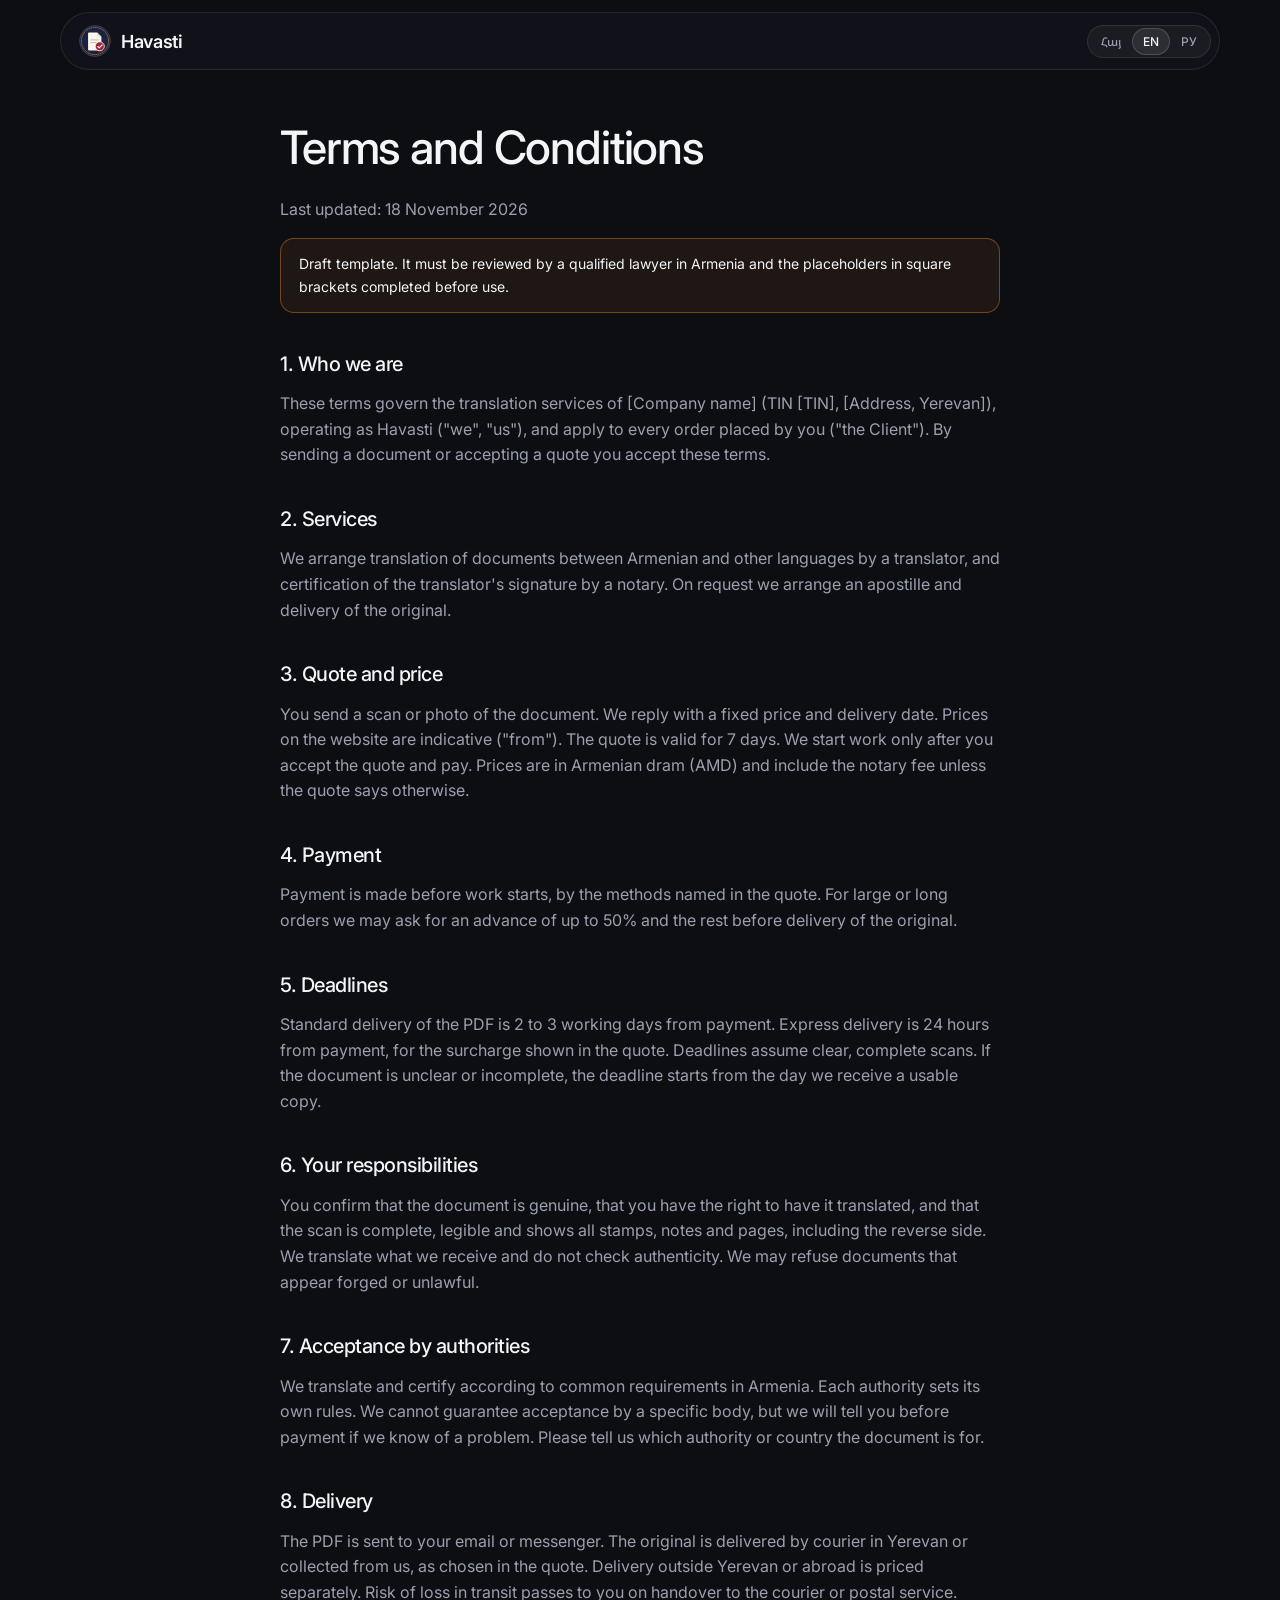
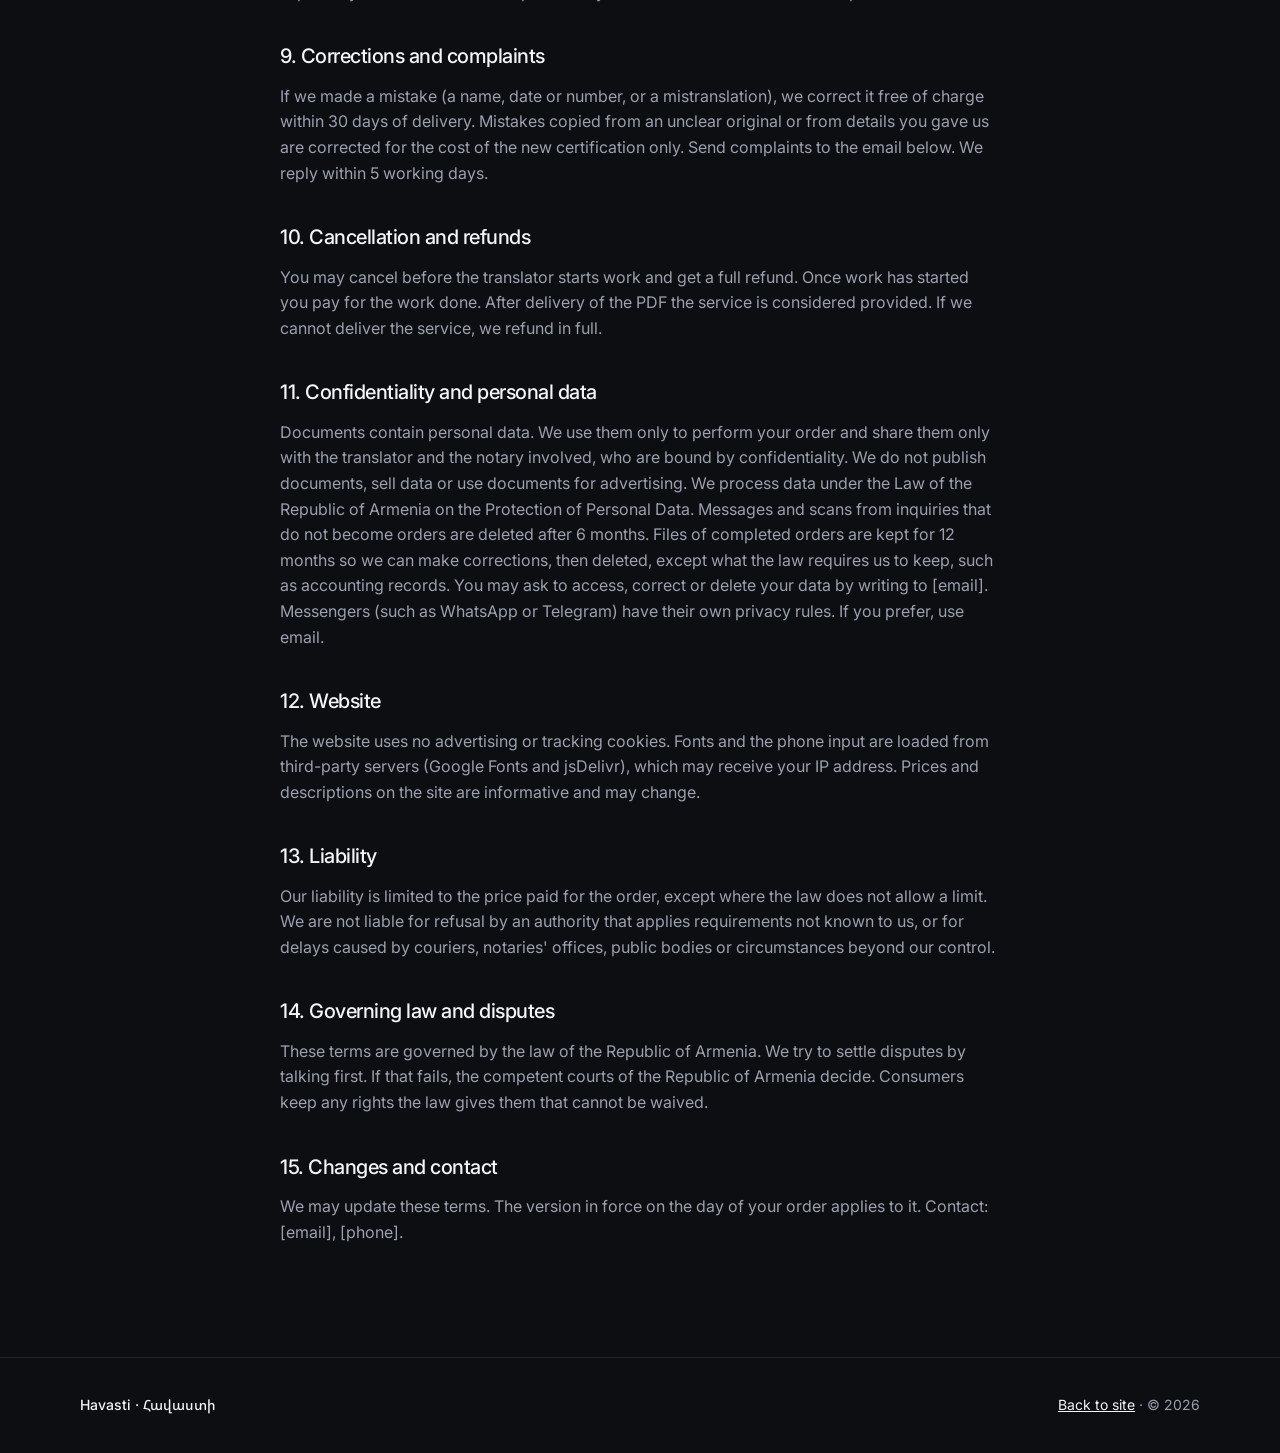
<file: terms.html>
<!doctype html>
<html lang="hy">
<head>
<meta charset="utf-8">
<meta name="viewport" content="width=device-width,initial-scale=1">
<title>Terms and privacy · Havasti</title>
<meta name="robots" content="index,follow">
<link rel="icon" href="assets/favicon.svg" type="image/svg+xml">
<link href="https://fonts.googleapis.com/css2?family=Inter:wght@400;500;600&family=Noto+Sans+Armenian:wght@400;500;600&family=Noto+Serif+Armenian:wght@600;700&family=Source+Serif+4:wght@600;700&display=swap" rel="stylesheet">
<link rel="stylesheet" href="style.css?v=202611182113">
<link rel="stylesheet" href="ux.css?v=202611182113">
</head>
<body>
<div class="tri"></div>
<header><div class="wrap nav">
  <a class="brand" href="index.html"><img src="assets/mark.svg" alt=""><span>Havasti</span></a>
  <div class="lang" style="margin-left:auto" role="group" aria-label="Language">
    <button data-lang="hy">Հայ</button><button data-lang="en">EN</button><button data-lang="ru">РУ</button>
  </div>
</div></header>
<main class="doc" id="doc"></main>
<footer><div class="wrap"><div><strong>Havasti · Հավաստի</strong></div><div><a href="index.html" id="back"></a> · © 2026</div></div></footer>
<script>
const P = {company: '[Company name]', tin: '[TIN]', addr: '[Address, Yerevan]', email: '[email]', phone: '[phone]'};
const D = {
en: {
  back: 'Back to site', title: 'Terms and Conditions', upd: 'Last updated: 18 November 2026',
  note: 'Draft template. It must be reviewed by a qualified lawyer in Armenia and the placeholders in square brackets completed before use.',
  s: [
  ['1. Who we are', `These terms govern the translation services of ${P.company} (TIN ${P.tin}, ${P.addr}), operating as Havasti ("we", "us"), and apply to every order placed by you ("the Client"). By sending a document or accepting a quote you accept these terms.`],
  ['2. Services', 'We arrange translation of documents between Armenian and other languages by a translator, and certification of the translator\'s signature by a notary. On request we arrange an apostille and delivery of the original.'],
  ['3. Quote and price', 'You send a scan or photo of the document. We reply with a fixed price and delivery date. Prices on the website are indicative ("from"). The quote is valid for 7 days. We start work only after you accept the quote and pay. Prices are in Armenian dram (AMD) and include the notary fee unless the quote says otherwise.'],
  ['4. Payment', 'Payment is made before work starts, by the methods named in the quote. For large or long orders we may ask for an advance of up to 50% and the rest before delivery of the original.'],
  ['5. Deadlines', 'Standard delivery of the PDF is 2 to 3 working days from payment. Express delivery is 24 hours from payment, for the surcharge shown in the quote. Deadlines assume clear, complete scans. If the document is unclear or incomplete, the deadline starts from the day we receive a usable copy.'],
  ['6. Your responsibilities', 'You confirm that the document is genuine, that you have the right to have it translated, and that the scan is complete, legible and shows all stamps, notes and pages, including the reverse side. We translate what we receive and do not check authenticity. We may refuse documents that appear forged or unlawful.'],
  ['7. Acceptance by authorities', 'We translate and certify according to common requirements in Armenia. Each authority sets its own rules. We cannot guarantee acceptance by a specific body, but we will tell you before payment if we know of a problem. Please tell us which authority or country the document is for.'],
  ['8. Delivery', 'The PDF is sent to your email or messenger. The original is delivered by courier in Yerevan or collected from us, as chosen in the quote. Delivery outside Yerevan or abroad is priced separately. Risk of loss in transit passes to you on handover to the courier or postal service.'],
  ['9. Corrections and complaints', 'If we made a mistake (a name, date or number, or a mistranslation), we correct it free of charge within 30 days of delivery. Mistakes copied from an unclear original or from details you gave us are corrected for the cost of the new certification only. Send complaints to the email below. We reply within 5 working days.'],
  ['10. Cancellation and refunds', 'You may cancel before the translator starts work and get a full refund. Once work has started you pay for the work done. After delivery of the PDF the service is considered provided. If we cannot deliver the service, we refund in full.'],
  ['11. Confidentiality and personal data', `Documents contain personal data. We use them only to perform your order and share them only with the translator and the notary involved, who are bound by confidentiality. We do not publish documents, sell data or use documents for advertising. We process data under the Law of the Republic of Armenia on the Protection of Personal Data. Messages and scans from inquiries that do not become orders are deleted after 6 months. Files of completed orders are kept for 12 months so we can make corrections, then deleted, except what the law requires us to keep, such as accounting records. You may ask to access, correct or delete your data by writing to ${P.email}. Messengers (such as WhatsApp or Telegram) have their own privacy rules. If you prefer, use email.`],
  ['12. Website', 'The website uses no advertising or tracking cookies. Fonts and the phone input are loaded from third-party servers (Google Fonts and jsDelivr), which may receive your IP address. Prices and descriptions on the site are informative and may change.'],
  ['13. Liability', 'Our liability is limited to the price paid for the order, except where the law does not allow a limit. We are not liable for refusal by an authority that applies requirements not known to us, or for delays caused by couriers, notaries\' offices, public bodies or circumstances beyond our control.'],
  ['14. Governing law and disputes', 'These terms are governed by the law of the Republic of Armenia. We try to settle disputes by talking first. If that fails, the competent courts of the Republic of Armenia decide. Consumers keep any rights the law gives them that cannot be waived.'],
  ['15. Changes and contact', `We may update these terms. The version in force on the day of your order applies to it. Contact: ${P.email}, ${P.phone}.`]
  ]},
hy: {
  back: 'Վերադառնալ կայք', title: 'Օգտագործման պայմաններ', upd: 'Վերջին թարմացում՝ 2026 թ. նոյեմբերի 18',
  note: 'Սա նախագիծ-կաղապար է։ Օգտագործելուց առաջ այն պետք է ստուգի Հայաստանի իրավաբանը, իսկ քառակուսի փակագծերով դաշտերը լրացվեն։',
  s: [
  ['1. Ով ենք մենք', `Սույն պայմանները կարգավորում են ${P.company}-ի (ՀՎՀՀ ${P.tin}, ${P.addr}) թարգմանչական ծառայությունները, որոնք մատուցվում են «Հավաստի» անվամբ («մենք»), և տարածվում են ձեր («Հաճախորդ») յուրաքանչյուր պատվերի վրա։ Փաստաթուղթ ուղարկելով կամ գնային առաջարկը ընդունելով՝ դուք համաձայնում եք այս պայմաններին։`],
  ['2. Ծառայություններ', 'Մենք կազմակերպում ենք փաստաթղթերի թարգմանությունը հայերենից և հայերեն այլ լեզուներով թարգմանչի կողմից, և թարգմանչի ստորագրության նոտարական վավերացումը։ Խնդրանքով կազմակերպում ենք ապոստիլ և բնօրինակի առաքում։'],
  ['3. Առաջարկ և գին', 'Դուք ուղարկում եք փաստաթղթի սկանը կամ լուսանկարը։ Մենք պատասխանում ենք ֆիքսված գնով և ժամկետով։ Կայքի գները ուղենշային են («սկսած»)։ Առաջարկը գործում է 7 օր։ Աշխատանքը սկսում ենք միայն առաջարկն ընդունելուց և վճարելուց հետո։ Գները նշված են հայկական դրամով (AMD) և ներառում են նոտարի վճարը, եթե առաջարկում այլ բան նշված չէ։'],
  ['4. Վճարում', 'Վճարումը կատարվում է աշխատանքը սկսելուց առաջ, առաջարկում նշված եղանակներով։ Մեծ կամ երկար պատվերների դեպքում կարող ենք պահանջել մինչև 50% կանխավճար, մնացածը՝ բնօրինակը հանձնելուց առաջ։'],
  ['5. Ժամկետներ', 'PDF-ի ստանդարտ առաքումը վճարումից հետո 2–3 աշխատանքային օր է։ Շտապ առաքումը՝ 24 ժամ վճարումից, առաջարկում նշված հավելավճարով։ Ժամկետները ենթադրում են հստակ և ամբողջական սկաններ։ Անհստակ կամ թերի փաստաթղթի դեպքում ժամկետը հաշվվում է օգտագործելի պատճենը ստանալու օրվանից։'],
  ['6. Ձեր պարտականությունները', 'Դուք հաստատում եք, որ փաստաթուղթը իսկական է, դուք իրավունք ունեք այն թարգմանել տալու, իսկ սկանն ամբողջական է, ընթեռնելի և ցույց է տալիս բոլոր կնիքները, նշումներն ու էջերը, ներառյալ հետևի երեսը։ Մենք թարգմանում ենք ստացածը և իսկությունը չենք ստուգում։ Կարող ենք հրաժարվել կեղծված կամ անօրինական թվացող փաստաթղթերից։'],
  ['7. Մարմինների կողմից ընդունում', 'Թարգմանում և վավերացնում ենք Հայաստանում ընդունված ընդհանուր պահանջներով։ Յուրաքանչյուր մարմին սահմանում է իր կանոնները։ Չենք կարող երաշխավորել կոնկրետ մարմնի կողմից ընդունումը, բայց եթե խնդիր գիտենանք, կասենք մինչև վճարումը։ Խնդրում ենք նշել, թե որ մարմնի կամ երկրի համար է փաստաթուղթը։'],
  ['8. Առաքում', 'PDF-ը ուղարկվում է ձեր էլ. փոստին կամ մեսենջերին։ Բնօրինակն առաքվում է Երևանում առաքիչով կամ վերցվում է մեզ մոտից, ըստ առաջարկի։ Երևանից դուրս կամ արտերկիր առաքումը գնահատվում է առանձին։ Տրանսպորտի ընթացքում կորստի ռիսկն անցնում է ձեզ՝ առաքիչին կամ փոստին հանձնելու պահից։'],
  ['9. Ուղղումներ և բողոքներ', 'Եթե մենք սխալվել ենք (անուն, ամսաթիվ, համար կամ սխալ թարգմանություն), ուղղում ենք անվճար՝ առաքումից հետո 30 օրվա ընթացքում։ Անհստակ բնօրինակից կամ ձեր տրամադրած տվյալներից առաջացած սխալները ուղղվում են միայն նոր վավերացման արժեքով։ Բողոքներն ուղարկեք ստորև նշված էլ. փոստին։ Պատասխանում ենք 5 աշխատանքային օրում։'],
  ['10. Չեղարկում և վերադարձ', 'Կարող եք չեղարկել մինչև թարգմանչի աշխատանքը սկսելը և ստանալ ամբողջ գումարը։ Աշխատանքը սկսվելուց հետո վճարում եք կատարված աշխատանքի համար։ PDF-ի առաքումից հետո ծառայությունը համարվում է մատուցված։ Եթե մենք չենք կարող մատուցել ծառայությունը, վերադարձնում ենք ամբողջ գումարը։'],
  ['11. Գաղտնիություն և անձնական տվյալներ', `Փաստաթղթերը պարունակում են անձնական տվյալներ։ Մենք դրանք օգտագործում ենք միայն ձեր պատվերը կատարելու համար և փոխանցում ենք միայն ներգրավված թարգմանչին և նոտարին, որոնք պարտավոր են գաղտնիություն պահպանել։ Մենք չենք հրապարակում փաստաթղթերը, չենք վաճառում տվյալները և չենք օգտագործում փաստաթղթերը գովազդի համար։ Տվյալները մշակում ենք «Անձնական տվյալների պաշտպանության մասին» ՀՀ օրենքի համաձայն։ Պատվերի չվերածված հարցումների հաղորդագրություններն ու սկաններն ջնջվում են 6 ամսից։ Կատարված պատվերների ֆայլերը պահվում են 12 ամիս՝ ուղղումների համար, ապա ջնջվում են, բացառությամբ այն, ինչ օրենքը պահանջում է պահել, օրինակ՝ հաշվապահական փաստաթղթեր։ Կարող եք պահանջել մուտք, ուղղում կամ ջնջում՝ գրելով ${P.email}։ Մեսենջերները (WhatsApp, Telegram) ունեն իրենց գաղտնիության կանոնները։ Ցանկության դեպքում օգտագործեք էլ. փոստ։`],
  ['12. Կայք', 'Կայքը չի օգտագործում գովազդային կամ հետևող cookie-ներ։ Տառատեսակները և հեռախոսի դաշտը բեռնվում են երրորդ կողմի սերվերներից (Google Fonts, jsDelivr), որոնք կարող են ստանալ ձեր IP հասցեն։ Կայքի գները և նկարագրությունները տեղեկատվական են և կարող են փոխվել։'],
  ['13. Պատասխանատվություն', 'Մեր պատասխանատվությունը սահմանափակվում է պատվերի համար վճարված գնով, բացառությամբ այն դեպքերի, երբ օրենքը սահմանափակում չի թույլատրում։ Մենք պատասխանատվություն չենք կրում այն մարմնի մերժման համար, որը կիրառում է մեզ անհայտ պահանջներ, ինչպես նաև առաքիչների, նոտարական գրասենյակների, պետական մարմինների կամ մեզնից անկախ հանգամանքների պատճառով ուշացումների համար։'],
  ['14. Կիրառելի իրավունք և վեճեր', 'Այս պայմանները կարգավորվում են Հայաստանի Հանրապետության օրենսդրությամբ։ Վեճերը նախ փորձում ենք լուծել բանակցությամբ։ Եթե չստացվի, լուծում են ՀՀ իրավասու դատարանները։ Սպառողները պահպանում են օրենքով տրված այն իրավունքները, որոնցից հնարավոր չէ հրաժարվել։'],
  ['15. Փոփոխություններ և կոնտակտ', `Մենք կարող ենք թարմացնել այս պայմանները։ Ձեր պատվերի նկատմամբ կիրառվում է պատվերի օրը գործող տարբերակը։ Կոնտակտ՝ ${P.email}, ${P.phone}։`]
  ]},
ru: {
  back: 'Назад на сайт', title: 'Условия оказания услуг', upd: 'Обновлено: 18 ноября 2026',
  note: 'Это черновик-шаблон. Перед использованием его должен проверить квалифицированный юрист в Армении, а поля в квадратных скобках нужно заполнить.',
  s: [
  ['1. Кто мы', `Эти условия регулируют услуги перевода ${P.company} (ИНН ${P.tin}, ${P.addr}), работающей под названием Havasti («мы»), и действуют для каждого заказа, который вы («Клиент») оформляете. Отправляя документ или принимая предложение, вы принимаете эти условия.`],
  ['2. Услуги', 'Мы организуем перевод документов с армянского и на армянский с другими языками переводчиком и нотариальное заверение подписи переводчика. По запросу организуем апостиль и доставку оригинала.'],
  ['3. Предложение и цена', 'Вы отправляете скан или фото документа. Мы отвечаем фиксированной ценой и сроком. Цены на сайте ориентировочные («от»). Предложение действует 7 дней. Работу начинаем только после того, как вы приняли предложение и оплатили. Цены указаны в армянских драмах (AMD) и включают сбор нотариуса, если в предложении не указано иное.'],
  ['4. Оплата', 'Оплата вносится до начала работы способами, указанными в предложении. По крупным или длительным заказам мы можем запросить аванс до 50%, остальное перед выдачей оригинала.'],
  ['5. Сроки', 'Стандартная выдача PDF: 2–3 рабочих дня с момента оплаты. Срочная: 24 часа с момента оплаты, с доплатой, указанной в предложении. Сроки рассчитаны на чёткие и полные сканы. Если документ нечёткий или неполный, срок отсчитывается со дня получения пригодной копии.'],
  ['6. Ваши обязанности', 'Вы подтверждаете, что документ подлинный, что вы вправе заказывать его перевод, а скан полный, читаемый и показывает все печати, отметки и страницы, включая оборотную сторону. Мы переводим то, что получили, и подлинность не проверяем. Мы можем отказаться от документов, которые выглядят поддельными или незаконными.'],
  ['7. Принятие органами', 'Мы переводим и заверяем по общим требованиям, принятым в Армении. Каждый орган устанавливает свои правила. Мы не можем гарантировать принятие конкретным органом, но если знаем о проблеме, скажем до оплаты. Укажите, для какого органа или страны нужен документ.'],
  ['8. Доставка', 'PDF отправляется на вашу почту или в мессенджер. Оригинал доставляется курьером по Еревану или забирается у нас, как выбрано в предложении. Доставка за пределы Еревана или за границу оценивается отдельно. Риск утраты при перевозке переходит к вам с момента передачи курьеру или почте.'],
  ['9. Исправления и жалобы', 'Если мы допустили ошибку (имя, дата, номер или неверный перевод), исправим бесплатно в течение 30 дней после выдачи. Ошибки, возникшие из нечёткого оригинала или данных, которые вы сообщили, исправляются только за стоимость нового заверения. Жалобы отправляйте на почту ниже. Отвечаем в течение 5 рабочих дней.'],
  ['10. Отмена и возврат', 'Вы можете отменить заказ до начала работы переводчика и получить полный возврат. После начала работы вы оплачиваете выполненную работу. После выдачи PDF услуга считается оказанной. Если мы не можем оказать услугу, возвращаем деньги полностью.'],
  ['11. Конфиденциальность и персональные данные', `Документы содержат персональные данные. Мы используем их только для выполнения вашего заказа и передаём только задействованным переводчику и нотариусу, которые обязаны хранить тайну. Мы не публикуем документы, не продаём данные и не используем документы в рекламе. Данные обрабатываются в соответствии с Законом Республики Армения о защите персональных данных. Сообщения и сканы по запросам, не ставшим заказами, удаляются через 6 месяцев. Файлы выполненных заказов хранятся 12 месяцев для исправлений, затем удаляются, кроме того, что закон требует хранить, например бухгалтерских записей. Вы можете запросить доступ, исправление или удаление данных, написав на ${P.email}. У мессенджеров (WhatsApp, Telegram) свои правила конфиденциальности. При желании используйте почту.`],
  ['12. Сайт', 'Сайт не использует рекламные или отслеживающие cookie. Шрифты и поле телефона загружаются со сторонних серверов (Google Fonts, jsDelivr), которые могут получать ваш IP-адрес. Цены и описания на сайте носят информационный характер и могут меняться.'],
  ['13. Ответственность', 'Наша ответственность ограничена стоимостью оплаченного заказа, кроме случаев, когда закон не допускает ограничения. Мы не отвечаем за отказ органа, применяющего неизвестные нам требования, а также за задержки по вине курьеров, нотариальных контор, государственных органов или обстоятельств вне нашего контроля.'],
  ['14. Применимое право и споры', 'Эти условия регулируются законодательством Республики Армения. Споры мы сначала стараемся решить переговорами. Если не получится, их разрешают компетентные суды Республики Армения. Потребители сохраняют права, которые закон даёт и от которых нельзя отказаться.'],
  ['15. Изменения и контакты', `Мы можем обновлять эти условия. К вашему заказу применяется версия, действовавшая в день заказа. Контакты: ${P.email}, ${P.phone}.`]
  ]}
};
let lang = 'hy';
try { lang = localStorage.getItem('lang') || (navigator.language || '').slice(0, 2); } catch (e) {}
if (!D[lang]) lang = 'hy';
function draw() {
  const d = D[lang], el = document.getElementById('doc');
  document.documentElement.lang = lang;
  el.innerHTML = '';
  const add = (tag, text, cls) => { const n = document.createElement(tag); n.textContent = text; if (cls) n.className = cls; el.appendChild(n); return n; };
  add('h1', d.title);
  add('p', d.upd);
  add('p', d.note, 'note');
  d.s.forEach(([h, p]) => { const n = add('h2', h); if (h.startsWith('11.')) n.id = 'privacy'; add('p', p); });
  document.getElementById('back').textContent = d.back;
  document.title = d.title + ' · Havasti';
  document.querySelectorAll('.lang button').forEach(b => b.setAttribute('aria-pressed', b.dataset.lang === lang));
}
document.querySelectorAll('.lang button').forEach(b => b.onclick = () => { lang = b.dataset.lang; try { localStorage.setItem('lang', lang); } catch (e) {} draw(); });
draw();
</script>
</body>
</html>
</file>
<file: style.css>
:root{
  --bg:#0d0e12;--bg2:#13151b;--ink:#f4f5f7;--mute:#9aa0ae;--dim:#6b7180;
  --glass:rgba(255,255,255,.045);--glass2:rgba(255,255,255,.08);--line:rgba(255,255,255,.09);--line2:rgba(255,255,255,.16);
  --apricot:#F28C28;--apricot-d:#ff9f45;--pom:#e0485f;--r:18px;
  --sans:'Inter','Noto Sans Armenian',system-ui,sans-serif;--mono:ui-monospace,'JetBrains Mono',Consolas,monospace;
  --chrome:linear-gradient(180deg,#ffffff 0%,#d9dce4 48%,#aab0be 100%)
}
*{box-sizing:border-box}html{scroll-behavior:smooth;color-scheme:dark}
body{margin:0;background:var(--bg);color:var(--ink);font:16px/1.6 var(--sans);-webkit-font-smoothing:antialiased}
img{max-width:100%}a{color:inherit}
.wrap{max-width:1160px;margin:0 auto;padding:0 20px}
h1,h2,h3{font-family:var(--sans);font-weight:500;letter-spacing:-.025em;line-height:1.12;margin:0 0 .5em;text-wrap:balance}
h1{font-size:clamp(34px,6vw,68px)}h2{font-size:clamp(26px,3.6vw,42px)}h3{font-size:18px;letter-spacing:-.01em;line-height:1.3}
.eyebrow{font:500 12px var(--mono);letter-spacing:.06em;text-transform:uppercase;color:var(--apricot);margin-bottom:14px;display:flex;align-items:center;gap:10px}
.eyebrow:before{content:"";width:18px;height:1px;background:var(--apricot)}
section{padding:96px 0;position:relative}
section[id]{scroll-margin-top:84px}#calc{padding-top:0}
:focus-visible{outline:2px solid var(--apricot);outline-offset:3px}

/* buttons */
.btn{position:relative;display:inline-flex;align-items:center;justify-content:center;gap:8px;border:0;border-radius:999px;padding:13px 26px;font:500 15px var(--sans);cursor:pointer;text-decoration:none;transition:transform .15s,box-shadow .2s,background .2s;white-space:nowrap}
.btn:active{transform:scale(.98)}
.btn-p{background:var(--chrome);color:#14161c;box-shadow:inset 0 1px 0 #fff,0 0 0 1px rgba(255,255,255,.3),0 10px 30px -8px rgba(242,140,40,.45)}
.btn-p:hover{box-shadow:inset 0 1px 0 #fff,0 0 0 1px rgba(255,255,255,.5),0 12px 40px -6px rgba(242,140,40,.7)}
.btn-s{background:var(--glass2);color:var(--ink);box-shadow:inset 0 0 0 1px var(--line)}.btn-s:hover{background:rgba(255,255,255,.13)}

/* floating pill nav */
header{position:sticky;top:12px;z-index:20;padding:0 12px}
.nav{display:flex;align-items:center;gap:14px;height:58px;max-width:1160px;margin:0 auto;padding:0 8px 0 18px;background:rgba(20,22,28,.72);backdrop-filter:blur(16px) saturate(1.4);border:1px solid var(--line);border-radius:999px}
.nav.wrap{padding:0 8px 0 18px}
.brand{display:flex;align-items:center;gap:10px;text-decoration:none;font:600 18px var(--sans);letter-spacing:-.02em}
.brand img{width:32px;height:32px}
nav.links{margin-left:auto;display:flex;gap:4px;font-size:14px}
nav.links a{text-decoration:none;color:var(--mute);padding:8px 14px;border-radius:999px;transition:.15s}nav.links a:hover{color:var(--ink);background:var(--glass2)}
.lang{display:flex;background:var(--glass);border-radius:999px;padding:3px;box-shadow:inset 0 0 0 1px var(--line)}
.lang button{background:none;border:0;padding:5px 11px;border-radius:999px;font:500 12px var(--sans);cursor:pointer;color:var(--mute)}
.lang button[aria-pressed=true]{background:var(--glass2);color:var(--ink);box-shadow:inset 0 0 0 1px var(--line2)}
.nav .btn{padding:9px 20px;font-size:14px}

/* hero */
.hero{padding:72px 0 120px;overflow:hidden;isolation:isolate}
.hero canvas{position:absolute;inset:0;width:100%;height:100%;z-index:-2}
.hero:after{content:"";position:absolute;inset:0;z-index:-1;background:linear-gradient(180deg,rgba(13,14,18,.35) 0%,rgba(13,14,18,0) 40%,var(--bg) 100%),radial-gradient(60% 80% at 20% 40%,rgba(13,14,18,.85),transparent)}
.hero .grid{display:grid;grid-template-columns:1.1fr .9fr;gap:56px;align-items:center}
.hero p.lead{font-size:18px;color:var(--mute);max-width:520px}
.badge{display:inline-flex;align-items:center;gap:8px;background:var(--glass);border:1px solid var(--line);border-radius:999px;padding:6px 14px 6px 8px;font-size:13px;color:var(--mute);margin-bottom:26px}
.badge i{width:8px;height:8px;border-radius:50%;background:#3ddc84;box-shadow:0 0 0 4px rgba(61,220,132,.18)}
.ticks{list-style:none;padding:0;margin:26px 0 32px;display:flex;flex-wrap:wrap;gap:8px}
.ticks li{background:var(--glass);border:1px solid var(--line);border-radius:999px;padding:7px 14px;font-size:13.5px;color:var(--mute)}
.cta{display:flex;gap:12px;flex-wrap:wrap}
.hero h1{background:linear-gradient(180deg,#fff 30%,#9aa3b5);-webkit-background-clip:text;background-clip:text;color:transparent;padding-bottom:.08em}

/* hero mock card */
.mock{background:linear-gradient(180deg,rgba(255,255,255,.08),rgba(255,255,255,.03));border:1px solid var(--line2);border-radius:24px;padding:18px;backdrop-filter:blur(18px);box-shadow:0 40px 80px -30px rgba(0,0,0,.8),inset 0 1px 0 rgba(255,255,255,.12)}
.mock .bar{display:flex;gap:6px;margin-bottom:14px}.mock .bar i{width:9px;height:9px;border-radius:50%;background:var(--line2)}
.mock .file{display:flex;align-items:center;gap:12px;background:rgba(0,0,0,.35);border:1px solid var(--line);border-radius:14px;padding:12px}
.mock .ic{width:40px;height:40px;border-radius:10px;background:var(--chrome);display:grid;place-items:center;color:#14161c;font:700 11px var(--mono)}
.mock .fn{font-size:14px}.mock .fs{font-size:12px;color:var(--dim)}
.mock ol{list-style:none;margin:16px 0 0;padding:0;display:grid;gap:10px}
.mock li{display:flex;align-items:center;gap:12px;font-size:14px;color:var(--dim);transition:color .4s}
.mock li:before{content:"";width:18px;height:18px;border-radius:50%;border:1.5px solid var(--line2);flex:none;transition:.4s}
.mock li.on{color:var(--ink)}.mock li.on:before{background:var(--apricot) url("data:image/svg+xml,%3Csvg xmlns='http://www.w3.org/2000/svg' viewBox='0 0 18 18'%3E%3Cpath d='M5 9.5l2.8 2.8L13 6.5' fill='none' stroke='%2314161c' stroke-width='2' stroke-linecap='round' stroke-linejoin='round'/%3E%3C/svg%3E");border-color:var(--apricot);box-shadow:0 0 14px rgba(242,140,40,.7)}
.mock .tot{margin-top:16px;display:flex;justify-content:space-between;align-items:center;border-top:1px solid var(--line);padding-top:14px}
.mock .tot span{font-size:13px;color:var(--mute)}.mock .tot b{font:500 26px var(--sans);letter-spacing:-.02em}
@media(max-width:900px){.hero .grid{grid-template-columns:1fr}.hero{padding-bottom:80px}}

/* trust */
.trust{display:grid;grid-template-columns:repeat(auto-fit,minmax(200px,1fr));background:var(--glass);border:1px solid var(--line);border-radius:var(--r);margin-top:-56px;position:relative;backdrop-filter:blur(10px)}
.trust div{padding:20px 24px;border-right:1px solid var(--line)}.trust div:last-child{border:0}
.trust b{display:block;font-weight:500;font-size:15px}.trust span{font-size:13px;color:var(--mute)}

/* spotlight cards */
.cards{display:grid;grid-template-columns:repeat(3,1fr);gap:14px;margin-top:36px}
@media(max-width:900px){.cards{grid-template-columns:repeat(2,1fr)}}@media(max-width:560px){.cards{grid-template-columns:1fr}}
.card,.step,.sum,.calc,details,.chip,.mock{--mx:50%;--my:0%}
.card{position:relative;background:var(--glass);border:1px solid var(--line);border-radius:var(--r);padding:26px;display:flex;flex-direction:column;gap:6px;overflow:hidden;transition:border-color .2s,transform .2s}
.card:before,.step:before{content:"";position:absolute;inset:0;background:radial-gradient(300px circle at var(--mx) var(--my),rgba(242,140,40,.16),transparent 60%);opacity:0;transition:opacity .25s;pointer-events:none}
.card:hover{border-color:var(--line2);transform:translateY(-2px)}.card:hover:before,.step:hover:before{opacity:1}
.card h3{margin:0 0 18px;min-height:2.6em}.card .from{font:500 11px var(--mono);color:var(--dim);text-transform:uppercase;letter-spacing:.06em}
.card .amt{font:500 32px var(--sans);letter-spacing:-.03em}
.card p,#prices p{color:var(--mute)}

/* calculator */
.calc{display:grid;grid-template-columns:1.2fr .8fr;gap:28px;background:var(--glass);border:1px solid var(--line);border-radius:28px;padding:32px;margin-top:36px}
@media(max-width:900px){.calc{grid-template-columns:1fr;padding:20px}}
label{display:block;font-weight:500;font-size:13px;color:var(--mute);margin:0 0 8px}
select,input[type=text],input[type=tel],textarea{width:100%;padding:13px 16px;border:1px solid var(--line2);border-radius:12px;font:15px var(--sans);background:rgba(0,0,0,.3);color:var(--ink);transition:border-color .15s}
select{appearance:none;background-image:url("data:image/svg+xml,%3Csvg xmlns='http://www.w3.org/2000/svg' width='12' height='8' fill='none' stroke='%239aa0ae' stroke-width='2'%3E%3Cpath d='M1 1l5 5 5-5'/%3E%3C/svg%3E");background-repeat:no-repeat;background-position:right 16px center;padding-right:40px}
select option{background:#16181f;color:var(--ink)}
select:hover,input:hover,textarea:hover{border-color:rgba(255,255,255,.28)}
.f{margin-bottom:18px}.opts{display:flex;gap:10px;flex-wrap:wrap}
.opt{flex:1;min-width:160px;border:1px solid var(--line2);border-radius:12px;padding:11px 14px;cursor:pointer;display:flex;gap:10px;align-items:center;font-weight:400;font-size:14px;color:var(--ink);margin:0;background:rgba(0,0,0,.2);transition:.15s}
.opt input{accent-color:var(--apricot)}
.opt:has(input:checked){border-color:var(--apricot);background:rgba(242,140,40,.1)}
.sum{background:linear-gradient(180deg,rgba(255,255,255,.07),rgba(255,255,255,.02));border:1px solid var(--line2);border-radius:20px;padding:26px;align-self:start}
.sum ul{list-style:none;padding:0;margin:0 0 16px;font-size:14px;color:var(--mute)}.sum li{display:flex;justify-content:space-between;gap:10px;padding:8px 0;border-bottom:1px dashed var(--line2)}
.sum li span:last-child{color:var(--ink);font-family:var(--mono);font-size:13px}
.sum .tot{font:500 44px var(--sans);letter-spacing:-.035em;background:var(--chrome);-webkit-background-clip:text;background-clip:text;color:transparent}
.sum small{color:var(--dim);display:block;margin:6px 0 20px;font-size:13px}.sum .btn{width:100%}

/* process */
.band{background:linear-gradient(180deg,transparent,rgba(255,255,255,.025),transparent)}
.steps{display:grid;grid-template-columns:repeat(auto-fit,minmax(230px,1fr));gap:14px;counter-reset:s;margin-top:36px}
.step{position:relative;overflow:hidden;background:var(--glass);border:1px solid var(--line);border-radius:var(--r);padding:26px}
.step:after{counter-increment:s;content:"0" counter(s);position:absolute;right:20px;top:18px;font:500 12px var(--mono);color:var(--dim)}
.step h3{margin-top:34px}.step p{margin:0;color:var(--mute);font-size:14.5px}

.chips{display:flex;flex-wrap:wrap;gap:8px;margin-top:20px}.chip{background:var(--glass);border:1px solid var(--line);border-radius:999px;padding:8px 16px;font-size:14px;color:var(--mute);transition:.15s}.chip:hover{color:var(--ink);border-color:var(--line2)}
.two{display:grid;grid-template-columns:1fr 1fr;gap:56px}@media(max-width:900px){.two{grid-template-columns:1fr;gap:48px}}
.two p{color:var(--mute)}

details{background:var(--glass);border:1px solid var(--line);border-radius:14px;padding:18px 22px;margin-bottom:10px;transition:border-color .2s}
details[open]{border-color:var(--line2);background:var(--glass2)}
summary{cursor:pointer;font-weight:500;list-style:none;display:flex;justify-content:space-between;gap:12px}summary::-webkit-details-marker{display:none}
summary:after{content:"+";font:300 22px var(--sans);color:var(--apricot);line-height:1}details[open] summary:after{content:"–"}
details p{margin:12px 0 0;color:var(--mute)}

.contact{display:grid;grid-template-columns:1fr 1fr;gap:56px;align-items:start}@media(max-width:900px){.contact{grid-template-columns:1fr;gap:36px}}
.cl p{color:var(--mute)}
.cl a{display:flex;align-items:center;gap:12px;font:500 17px var(--sans);text-decoration:none;margin:8px 0;padding:14px 18px;background:var(--glass);border:1px solid var(--line);border-radius:14px;transition:.15s}
.cl a:hover{border-color:var(--apricot);background:rgba(242,140,40,.08)}
#form{background:linear-gradient(180deg,rgba(255,255,255,.07),rgba(255,255,255,.02));border:1px solid var(--line2);border-radius:28px;padding:28px}
footer{border-top:1px solid var(--line);padding:36px 0;font-size:14px;color:var(--mute)}
footer .wrap{display:flex;justify-content:space-between;gap:20px;flex-wrap:wrap}footer a{color:var(--ink)}footer strong{color:var(--ink);font-weight:500}
.tri{display:none}
[hidden]{display:none!important}
</file>
<file: ux.css>
/* UX layer: mobile menu, reveal, dropzone, toasts, sticky CTA, phone input, legal pages */
.burger{display:none;background:var(--glass2);border:0;border-radius:50%;width:40px;height:40px;margin-left:auto;cursor:pointer;padding:0}
.burger span{display:block;width:16px;height:1.5px;background:var(--ink);margin:4px auto;transition:.2s}
.burger[aria-expanded=true] span:nth-child(1){transform:translateY(5.5px) rotate(45deg)}
.burger[aria-expanded=true] span:nth-child(2){opacity:0}
.burger[aria-expanded=true] span:nth-child(3){transform:translateY(-5.5px) rotate(-45deg)}
@media(max-width:900px){
  .burger{display:block}nav.links{display:none}.nav>.btn{display:none}.lang{margin-left:0}
  nav.links.open{display:flex;flex-direction:column;gap:0;position:absolute;top:66px;left:12px;right:12px;background:rgba(20,22,28,.96);backdrop-filter:blur(16px);border:1px solid var(--line2);border-radius:24px;padding:10px}
  nav.links.open a{padding:14px 16px;font-size:16px;border-radius:14px}
  .trust{margin-top:0}.trust div{border-right:0;border-bottom:1px solid var(--line)}
}
.js .rv{opacity:0;transform:translateY(22px);filter:blur(6px);transition:opacity .7s ease,transform .7s ease,filter .7s ease}
.js .rv.in{opacity:1;transform:none;filter:none}
@media(prefers-reduced-motion:reduce){.js .rv{opacity:1;transform:none;filter:none;transition:none}html{scroll-behavior:auto}}
.dz{display:block;position:relative;border:1.5px dashed var(--line2);border-radius:16px;padding:24px;text-align:center;cursor:pointer;margin:0 0 10px;background:rgba(0,0,0,.2);transition:.15s;color:var(--ink)}
.dz input{position:absolute;opacity:0;width:1px;height:1px}
.dz strong{display:block;font-size:15px;font-weight:500}.dz span{font-size:13px;color:var(--mute);font-weight:400}
.dz:hover,.dz.over,.dz:focus-within{border-color:var(--apricot);background:rgba(242,140,40,.08)}
.flist{list-style:none;padding:0;margin:0 0 8px;display:grid;gap:6px}
.flist li{display:flex;align-items:center;gap:10px;background:var(--glass);border:1px solid var(--line);border-radius:12px;padding:6px 10px;font-size:14px}
.flist img,.flist .pdf{width:36px;height:36px;border-radius:8px;object-fit:cover;flex:none}
.flist .pdf{display:grid;place-items:center;background:var(--pom);color:#fff;font:700 11px var(--mono)}
.flist .nm{flex:1;overflow:hidden;text-overflow:ellipsis;white-space:nowrap}
.flist button{background:none;border:0;color:var(--apricot);font-weight:500;cursor:pointer;padding:6px}
.tip{font-size:13px;color:var(--dim);margin:0 0 18px}
.err{color:#ff7d8f;font-size:13px;margin-top:6px}
input.bad{border-color:#ff7d8f}
.iti{width:100%;--iti-border-color:var(--line2);--iti-dropdown-bg:#16181f;--iti-hover-color:rgba(255,255,255,.06);--iti-text-color:var(--ink)}
.iti__selected-dial-code{color:var(--mute)}
.iti__dropdown-content{background:#16181f;border:1px solid var(--line2);color:var(--ink)}
.iti__search-input{background:#0d0e12;color:var(--ink);border-color:var(--line2)}
.iti__country.iti__highlight{background:rgba(255,255,255,.07)}
.sticky{position:fixed;left:16px;right:16px;bottom:16px;z-index:20;background:var(--chrome);color:#14161c;text-align:center;font-weight:600;padding:15px;border-radius:999px;text-decoration:none;box-shadow:0 14px 34px rgba(0,0,0,.6),0 0 0 1px rgba(255,255,255,.4);transform:translateY(140%);transition:transform .3s;display:none}
@media(max-width:900px){.sticky{display:block}.sticky.show{transform:none}body{padding-bottom:84px}}
.toasts{position:fixed;top:84px;right:16px;z-index:30;display:grid;gap:8px;max-width:calc(100vw - 32px)}
.toast{background:rgba(30,33,41,.95);backdrop-filter:blur(12px);border:1px solid var(--line2);color:var(--ink);padding:12px 18px;border-radius:14px;box-shadow:0 12px 30px rgba(0,0,0,.5);font-size:14px;animation:ti .25s}
.toast.bad{border-color:#ff7d8f}
@keyframes ti{from{opacity:0;transform:translateY(-8px)}}
.doc{max-width:760px;margin:0 auto;padding:64px 20px 96px}
.doc h1{font-size:clamp(30px,4.4vw,46px)}.doc h2{font-size:20px;margin-top:2em}.doc p,.doc li{color:var(--mute)}
.doc .note{background:rgba(242,140,40,.08);border:1px solid rgba(242,140,40,.4);border-radius:14px;padding:14px 18px;font-size:14px;color:var(--ink)}

/* credibility */
.stats{display:grid;grid-template-columns:repeat(auto-fit,minmax(160px,1fr));margin:36px 0;border-top:1px solid var(--line);border-bottom:1px solid var(--line)}
.stats div{padding:28px 20px;border-right:1px solid var(--line)}.stats div:last-child{border-right:0}
.stats b{display:block;font:500 clamp(34px,4vw,52px)/1 var(--sans);letter-spacing:-.04em;background:var(--chrome);-webkit-background-clip:text;background-clip:text;color:transparent}
.stats span{font-size:13px;color:var(--mute)}
@media(max-width:600px){.stats div{border-right:0;border-bottom:1px solid var(--line)}}
.card .idx{position:absolute;right:22px;top:18px;font:500 12px var(--mono);color:var(--dim)}
.card h3{min-height:0}#cr-aud .card h3{margin:22px 0 8px}
.sub{font-size:clamp(22px,2.6vw,30px);margin:72px 0 24px}
.dgrid{display:grid;grid-template-columns:repeat(3,1fr);gap:14px}@media(max-width:900px){.dgrid{grid-template-columns:1fr 1fr}}@media(max-width:560px){.dgrid{grid-template-columns:1fr}}
.dg{background:var(--glass);border:1px solid var(--line);border-radius:var(--r);padding:22px}.dg h3{font-size:15px;color:var(--apricot);font-weight:500;margin-bottom:12px}.dg .chips{margin:0}
.net{margin-top:14px;gap:14px}.net .card h3{margin-bottom:16px}.net .chips{margin:0}
.chk{list-style:none;margin:0;padding:0;display:grid;gap:12px}.chk li{padding-left:28px;position:relative;color:var(--mute);font-size:15px}
.chk li:before{content:"";position:absolute;left:0;top:4px;width:16px;height:16px;border-radius:50%;background:var(--apricot) url("data:image/svg+xml,%3Csvg xmlns=%27http://www.w3.org/2000/svg%27 viewBox=%270 0 18 18%27%3E%3Cpath d=%27M5 9.5l2.8 2.8L13 6.5%27 fill=%27none%27 stroke=%27%2314161c%27 stroke-width=%272%27 stroke-linecap=%27round%27 stroke-linejoin=%27round%27/%3E%3C/svg%3E")}
.card blockquote{margin:0 0 14px;font-size:16px}.card figcaption{font-size:13px;color:var(--mute)}
.logos{display:flex;flex-wrap:wrap;gap:28px;align-items:center}.logos img{height:34px;opacity:.7;filter:grayscale(1) brightness(1.6)}
</file>
